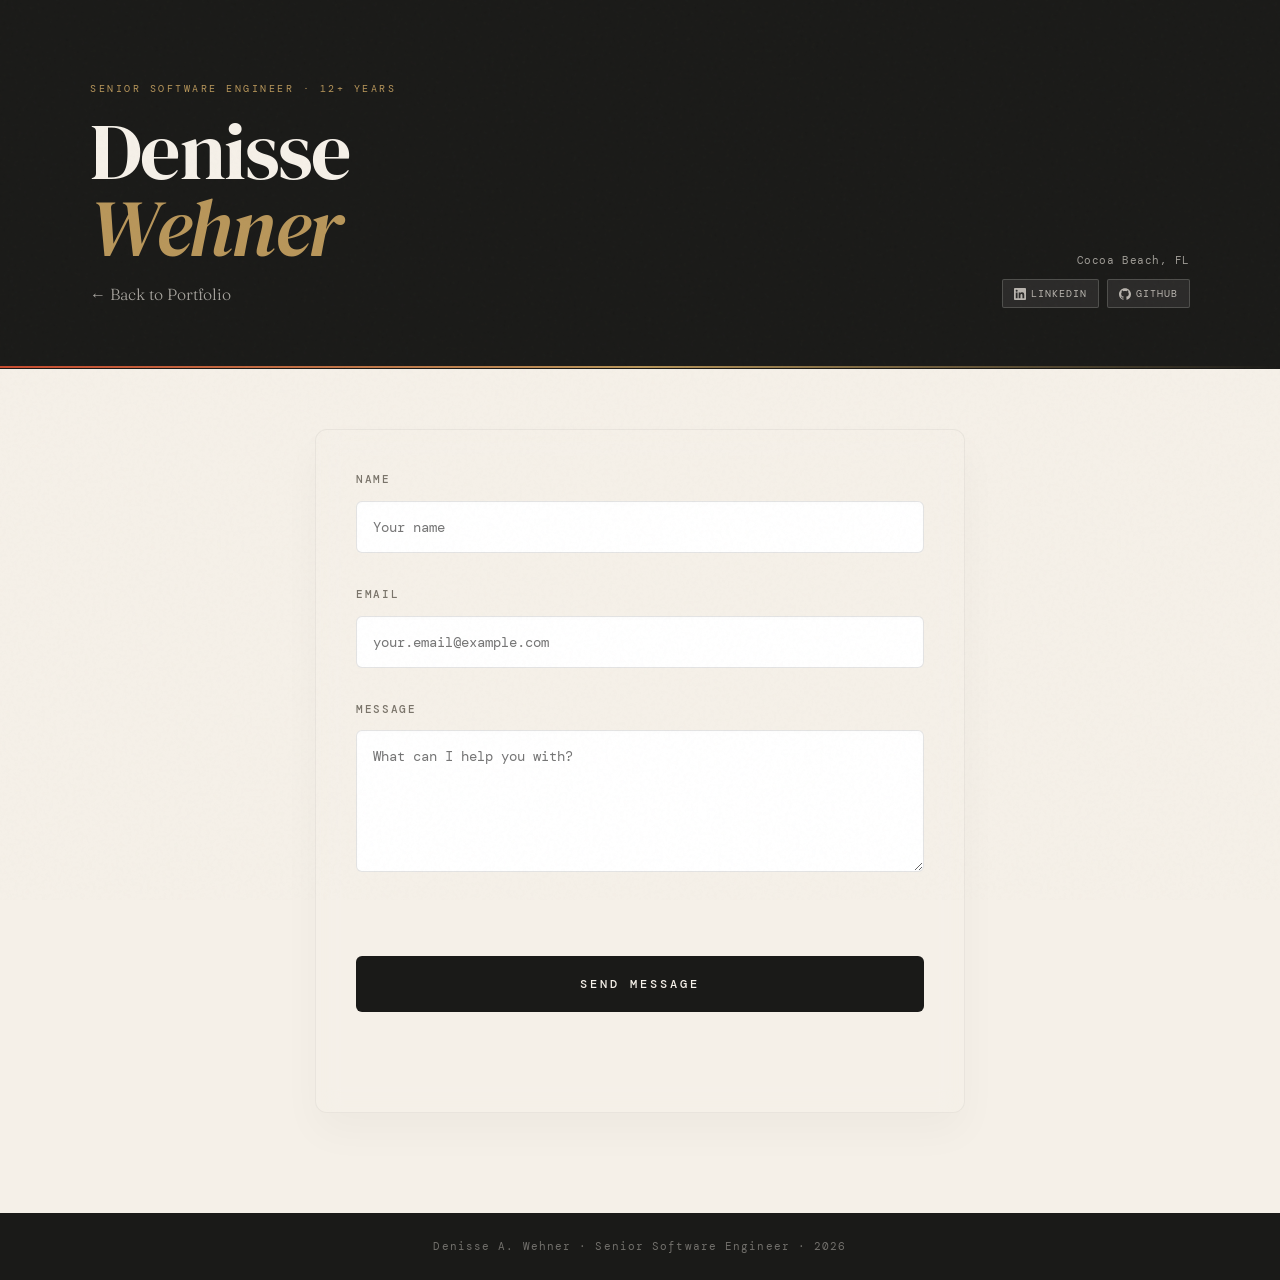
<file: contact.html>
<!DOCTYPE html>
<html lang="en">

<head>
  <meta charset="UTF-8" />
  <meta name="viewport" content="width=device-width, initial-scale=1.0" />
  <title>Contact — Denisse A. Wehner</title>
  <link
    href="https://fonts.googleapis.com/css2?family=DM+Serif+Display:ital@0;1&family=DM+Mono:wght@300;400;500&family=Fraunces:ital,wght@0,300;0,400;1,300&display=swap"
    rel="stylesheet" />
  <link rel="stylesheet" href="style.css" />
  <script src="https://www.google.com/recaptcha/api.js" async defer></script>
</head>

<body class="contact-page">

  <header>
    <div class="header-grid">
      <div>
        <div class="header-label">Senior Software Engineer · 12+ Years</div>
        <h1>Denisse<br><em>Wehner</em></h1>
        <p class="header-subtitle"><a href="index.html" style="color: inherit; text-decoration: none;">&larr; Back to
            Portfolio</a></p>
      </div>
      <div class="contact-block">
        <span>Cocoa Beach, FL</span>
        <div class="social-links">
          <a href="https://www.linkedin.com/in/denisse-cayetano/" target="_blank" rel="noopener">
            <svg width="12" height="12" viewBox="0 0 24 24" fill="currentColor">
              <path
                d="M20.447 20.452h-3.554v-5.569c0-1.328-.027-3.037-1.852-3.037-1.853 0-2.136 1.445-2.136 2.939v5.667H9.351V9h3.414v1.561h.046c.477-.9 1.637-1.85 3.37-1.85 3.601 0 4.267 2.37 4.267 5.455v6.286zM5.337 7.433a2.062 2.062 0 01-2.063-2.065 2.064 2.064 0 112.063 2.065zm1.782 13.019H3.555V9h3.564v11.452zM22.225 0H1.771C.792 0 0 .774 0 1.729v20.542C0 23.227.792 24 1.771 24h20.451C23.2 24 24 23.227 24 22.271V1.729C24 .774 23.2 0 22.222 0h.003z" />
            </svg>
            LinkedIn
          </a>
          <a href="https://github.com/denka" target="_blank" rel="noopener">
            <svg width="12" height="12" viewBox="0 0 24 24" fill="currentColor">
              <path
                d="M12 .297c-6.63 0-12 5.373-12 12 0 5.303 3.438 9.8 8.205 11.385.6.113.82-.258.82-.577 0-.285-.01-1.04-.015-2.04-3.338.724-4.042-1.61-4.042-1.61C4.422 18.07 3.633 17.7 3.633 17.7c-1.087-.744.084-.729.084-.729 1.205.084 1.838 1.236 1.838 1.236 1.07 1.835 2.809 1.305 3.495.998.108-.776.417-1.305.76-1.605-2.665-.3-5.466-1.332-5.466-5.93 0-1.31.465-2.38 1.235-3.22-.135-.303-.54-1.523.105-3.176 0 0 1.005-.322 3.3 1.23.96-.267 1.98-.399 3-.405 1.02.006 2.04.138 3 .405 2.28-1.552 3.285-1.23 3.285-1.23.645 1.653.24 2.873.12 3.176.765.84 1.23 1.91 1.23 3.22 0 4.61-2.805 5.625-5.475 5.92.42.36.81 1.096.81 2.22 0 1.606-.015 2.896-.015 3.286 0 .315.21.69.825.57C20.565 22.092 24 17.592 24 12.297c0-6.627-5.373-12-12-12" />
            </svg>
            GitHub
          </a>
        </div>
      </div>
    </div>
  </header>

  <div class="main-wrap">
    <div class="form-container">
      <form id="contact-form" class="contact-form">
        <div class="form-group">
          <label for="name">Name</label>
          <input type="text" id="name" name="name" required placeholder="Your name" />
        </div>

        <div class="form-group">
          <label for="email">Email</label>
          <input type="email" id="email" name="email" required placeholder="your.email@example.com" />
        </div>

        <div class="form-group">
          <label for="message">Message</label>
          <textarea id="message" name="message" rows="6" required placeholder="What can I help you with?"></textarea>
        </div>

        <div class="form-group recaptcha-wrapper">
          <div class="g-recaptcha" data-sitekey="6LeIxAcTAAAAAJcZVRqyHh71UMIEGNQ_MXjiZkhI"></div>
        </div>

        <button type="submit" class="submit-btn" id="submit-btn">
          <span>Send Message</span>
        </button>

        <div id="form-status" class="form-status"></div>
      </form>
    </div>
  </div>

  <footer>Denisse A. Wehner · Senior Software Engineer · 2026</footer>

  <script>
    const form = document.getElementById('contact-form');
    const status = document.getElementById('form-status');
    const submitBtn = document.getElementById('submit-btn');

    form.addEventListener('submit', async (e) => {
      e.preventDefault();

      const recaptchaResponse = grecaptcha.getResponse();

      if (!recaptchaResponse) {
        status.textContent = 'Please complete the reCAPTCHA verification.';
        status.className = 'form-status error';
        return;
      }

      submitBtn.disabled = true;
      submitBtn.querySelector('span').textContent = 'Sending...';

      // Simulate form submission
      setTimeout(() => {
        status.textContent = 'Thank you! Your message has been sent (simulated).';
        status.className = 'form-status success';
        form.reset();
        grecaptcha.reset();
        submitBtn.disabled = false;
        submitBtn.querySelector('span').textContent = 'Send Message';
      }, 1500);
    });
  </script>
</body>

</html>
</file>
<file: style.css>
*,
*::before,
*::after {
  box-sizing: border-box;
  margin: 0;
  padding: 0;
}

:root {
  --ink: #1a1a18;
  --cream: #f5f0e8;
  --warm: #e8e0d0;
  --accent: #c84b2f;
  --gold: #b8965a;
  --muted: #7a746a;
  --line: rgba(26, 26, 24, 0.12);
}

html {
  scroll-behavior: smooth;
}

body {
  background: var(--cream);
  color: var(--ink);
  font-family: 'DM Mono', monospace;
  font-size: 15px;
  line-height: 1.7;
  min-height: 100vh;
  overflow-x: hidden;
}

/* Grain overlay */
body::before {
  content: '';
  position: fixed;
  inset: 0;
  background-image: url("data:image/svg+xml,%3Csvg viewBox='0 0 256 256' xmlns='http://www.w3.org/2000/svg'%3E%3Cfilter id='noise'%3E%3CfeTurbulence type='fractalNoise' baseFrequency='0.9' numOctaves='4' stitchTiles='stitch'/%3E%3C/filter%3E%3Crect width='100%25' height='100%25' filter='url(%23noise)' opacity='0.04'/%3E%3C/svg%3E");
  pointer-events: none;
  z-index: 1000;
  opacity: 0.5;
}

/* ── HEADER ── */
header {
  position: relative;
  padding: 80px 60px 60px;
  border-bottom: 1px solid var(--line);
  overflow: hidden;
  background: var(--ink);
  color: var(--cream);
}

header::after {
  content: '';
  position: absolute;
  bottom: -1px;
  left: 0;
  right: 0;
  height: 3px;
  background: linear-gradient(90deg, var(--accent) 0%, var(--gold) 50%, transparent 100%);
}

.header-grid {
  display: grid;
  grid-template-columns: 1fr auto;
  gap: 40px;
  align-items: end;
  max-width: 1100px;
  margin: 0 auto;
}

.header-label {
  font-family: 'DM Mono', monospace;
  font-size: 10px;
  letter-spacing: 0.25em;
  text-transform: uppercase;
  color: var(--gold);
  margin-bottom: 16px;
  opacity: 0;
  animation: fadeUp 0.6s ease forwards 0.1s;
}

h1 {
  font-family: 'DM Serif Display', serif;
  font-size: clamp(42px, 7vw, 80px);
  font-weight: 400;
  line-height: 0.95;
  letter-spacing: -0.02em;
  color: var(--cream);
  opacity: 0;
  animation: fadeUp 0.7s ease forwards 0.2s;
}

h1 em {
  font-style: italic;
  color: var(--gold);
}

.header-subtitle {
  font-family: 'Fraunces', serif;
  font-size: 16px;
  font-weight: 300;
  color: rgba(245, 240, 232, 0.65);
  margin-top: 16px;
  opacity: 0;
  animation: fadeUp 0.7s ease forwards 0.35s;
}

.contact-block {
  text-align: right;
  opacity: 0;
  animation: fadeUp 0.7s ease forwards 0.4s;
}

.contact-block a,
.contact-block span {
  display: block;
  font-size: 11px;
  color: rgba(245, 240, 232, 0.6);
  text-decoration: none;
  letter-spacing: 0.05em;
  margin-bottom: 4px;
  transition: color 0.2s;
}

.contact-block a:hover {
  color: var(--gold);
}

/* ── LAYOUT ── */
.main-wrap {
  max-width: 1100px;
  margin: 0 auto;
  padding: 0 60px 100px;
}

.two-col {
  display: grid;
  grid-template-columns: 1fr 320px;
  gap: 60px;
  margin-top: 60px;
}

/* ── SECTIONS ── */
.section {
  margin-bottom: 52px;
}

.section-label {
  font-size: 13px;
  letter-spacing: 0.25em;
  text-transform: uppercase;
  color: var(--accent);
  margin-bottom: 20px;
  display: flex;
  align-items: center;
  gap: 12px;
}

.section-label::after {
  content: '';
  flex: 1;
  height: 1px;
  background: var(--line);
}

/* ── SUMMARY ── */
.summary-text {
  font-family: 'Fraunces', serif;
  font-size: 17px;
  font-weight: 300;
  line-height: 1.75;
  color: var(--ink);
  border-left: 2px solid var(--gold);
  padding-left: 20px;
}

/* ── EXPERIENCE ── */
.job {
  padding: 24px 0;
  border-bottom: 1px solid var(--line);
  opacity: 0;
  transform: translateY(16px);
  transition: opacity 0.5s ease, transform 0.5s ease;
}

.job.visible {
  opacity: 1;
  transform: translateY(0);
}

.job-header {
  display: flex;
  justify-content: space-between;
  align-items: baseline;
  gap: 16px;
  flex-wrap: wrap;
  margin-bottom: 4px;
}

.job-title {
  font-family: 'DM Serif Display', serif;
  font-size: 18px;
  font-weight: 400;
  letter-spacing: -0.01em;
}

.job-period {
  font-size: 12px;
  letter-spacing: 0.1em;
  color: var(--muted);
  white-space: nowrap;
}

.job-company {
  font-size: 13px;
  color: var(--accent);
  letter-spacing: 0.08em;
  text-transform: uppercase;
  margin-bottom: 12px;
}

.job-location {
  color: var(--muted);
  font-weight: 300;
}

.job-bullets {
  list-style: none;
  padding: 0;
}

.job-bullets li {
  padding: 4px 0 4px 18px;
  position: relative;
  color: #3a3a38;
  font-size: 14.5px;
  line-height: 1.6;
}

.job-bullets li::before {
  content: '—';
  position: absolute;
  left: 0;
  color: var(--gold);
  font-size: 12px;
}

.bullet-lead {
  font-weight: 500;
  color: var(--ink);
}

.social-links {
  display: flex;
  gap: 8px;
  justify-content: flex-end;
  margin-top: 10px;
  flex-wrap: wrap;
}

.social-links a {
  display: inline-flex !important;
  align-items: center;
  gap: 5px;
  background: rgba(245, 240, 232, 0.08);
  border: 1px solid rgba(245, 240, 232, 0.18);
  padding: 5px 11px;
  border-radius: 2px;
  font-size: 10px !important;
  letter-spacing: 0.1em;
  text-transform: uppercase;
  color: rgba(245, 240, 232, 0.7) !important;
  transition: all 0.2s !important;
  margin-bottom: 0 !important;
  text-decoration: none;
}

.social-links a:hover {
  background: rgba(184, 150, 90, 0.2) !important;
  border-color: var(--gold) !important;
  color: var(--gold) !important;
}

/* ── SIDEBAR ── */
.sidebar .section {
  margin-bottom: 40px;
}

.skill-group {
  margin-bottom: 16px;
}

.skill-group-name {
  font-size: 10px;
  letter-spacing: 0.15em;
  text-transform: uppercase;
  color: var(--muted);
  margin-bottom: 8px;
}

.skill-tags {
  display: flex;
  flex-wrap: wrap;
  gap: 6px;
}

.tag {
  background: var(--warm);
  border: 1px solid var(--line);
  padding: 4px 10px;
  font-size: 11px;
  letter-spacing: 0.03em;
  border-radius: 2px;
  transition: background 0.2s, border-color 0.2s;
}

.tag:hover {
  background: var(--ink);
  color: var(--cream);
  border-color: var(--ink);
}

.tag.highlight {
  background: var(--accent);
  color: white;
  border-color: var(--accent);
}

/* ── EDUCATION ── */
.edu-item {
  margin-bottom: 20px;
}

.edu-degree {
  font-family: 'DM Serif Display', serif;
  font-size: 15px;
  font-weight: 400;
  line-height: 1.3;
}

.edu-school {
  font-size: 11px;
  color: var(--muted);
  margin-top: 2px;
}

.edu-year {
  font-size: 10px;
  color: var(--gold);
  margin-top: 2px;
  letter-spacing: 0.1em;
}

/* ── AWARDS ── */
.award-item {
  padding: 10px 0;
  border-bottom: 1px solid var(--line);
  font-size: 12px;
}

.award-item:last-child {
  border-bottom: none;
}

.award-title {
  font-weight: 500;
  color: var(--ink);
}

.award-detail {
  font-size: 11px;
  color: var(--muted);
  margin-top: 2px;
}

/* ── SPEAKING ── */
.speak-item {
  font-size: 12px;
  padding: 8px 0;
  border-bottom: 1px solid var(--line);
}

.speak-item:last-child {
  border-bottom: none;
}

/* ── FOOTER ── */
footer {
  background: var(--ink);
  color: rgba(245, 240, 232, 0.4);
  text-align: center;
  padding: 24px;
  font-size: 11px;
  letter-spacing: 0.1em;
}

/* ── ANIMATIONS ── */
@keyframes fadeUp {
  from {
    opacity: 0;
    transform: translateY(20px);
  }

  to {
    opacity: 1;
    transform: translateY(0);
  }
}

/* ── RESPONSIVE ── */
@media (max-width: 800px) {
  header {
    padding: 50px 24px 40px;
  }

  .header-grid {
    grid-template-columns: 1fr;
  }

  .contact-block {
    text-align: left;
  }

  .main-wrap {
    padding: 0 24px 80px;
  }

  .two-col {
    grid-template-columns: 1fr;
    gap: 0;
  }
}

/* ── ACTIVITY FEED ── */
.activity-feed {
  display: flex;
  flex-direction: column;
  margin-top: 12px;
}

.activity-item {
  padding: 10px 0;
  border-bottom: 1px solid var(--line);
  display: flex;
  justify-content: space-between;
  align-items: flex-start;
  gap: 16px;
}

.activity-item:last-child {
  border-bottom: none;
}

.activity-title {
  font-size: 12px;
  color: var(--ink);
  line-height: 1.5;
  flex: 1;
}

.activity-repo {
  color: var(--accent);
  font-weight: 500;
}

.activity-date {
  font-size: 10px;
  color: var(--muted);
  white-space: nowrap;
  margin-top: 3px;
}

.loading-state,
.empty-state,
.error-state {
  font-size: 11px;
  color: var(--muted);
  font-style: italic;
  padding: 8px 0;
}

/* ── CONTRIBUTIONS GRAPH ── */
.contributions-container {
  margin-top: 12px;
  background: rgba(26, 26, 24, 0.03);
  padding: 12px;
  border-radius: 4px;
  border: 1px solid var(--line);
  overflow: hidden;
}

.contributions-container img {
  display: block;
  width: 100%;
  height: auto;
  filter: contrast(1.1) brightness(0.95);
  mix-blend-mode: multiply;
}

.form-container {
  max-width: 650px;
  margin: 60px auto 0;
  background: rgba(245, 240, 232, 0.4);
  backdrop-filter: blur(12px);
  -webkit-backdrop-filter: blur(12px);
  border: 1px solid rgba(26, 26, 24, 0.05);
  padding: 40px;
  border-radius: 12px;
  box-shadow: 0 20px 40px rgba(0, 0, 0, 0.03);
}

.contact-form {
  display: flex;
  flex-direction: column;
  gap: 32px;
}

.form-group {
  display: flex;
  flex-direction: column;
  gap: 12px;
}

.form-group label {
  font-size: 11px;
  letter-spacing: 0.15em;
  text-transform: uppercase;
  color: var(--muted);
  font-weight: 500;
}

.form-group input,
.form-group textarea {
  background: white;
  border: 1.5px solid var(--line);
  padding: 16px;
  font-family: 'DM Mono', monospace;
  font-size: 14px;
  color: var(--ink);
  border-radius: 6px;
  transition: all 0.3s cubic-bezier(0.4, 0, 0.2, 1);
  box-shadow: inset 0 2px 4px rgba(0, 0, 0, 0.01);
}

.form-group input:focus,
.form-group textarea:focus {
  outline: none;
  border-color: var(--accent);
  box-shadow: 0 0 0 4px rgba(200, 75, 47, 0.1);
  transform: translateY(-1px);
}

.recaptcha-wrapper {
  display: flex;
  justify-content: center;
  padding: 10px 0;
}

.submit-btn {
  background: var(--ink);
  color: var(--cream);
  border: none;
  padding: 20px;
  font-family: 'DM Mono', monospace;
  font-size: 12px;
  letter-spacing: 0.25em;
  text-transform: uppercase;
  cursor: pointer;
  transition: all 0.4s cubic-bezier(0.175, 0.885, 0.32, 1.275);
  border-radius: 6px;
  font-weight: 500;
  position: relative;
  overflow: hidden;
}

.submit-btn::before {
  content: '';
  position: absolute;
  top: 0;
  left: -100%;
  width: 100%;
  height: 100%;
  background: linear-gradient(90deg, transparent, rgba(255, 255, 255, 0.1), transparent);
  transition: 0.5s;
}

.submit-btn:hover {
  background: var(--accent);
  transform: translateY(-3px);
  box-shadow: 0 10px 20px rgba(200, 75, 47, 0.3);
}

.submit-btn:hover::before {
  left: 100%;
}

.submit-btn:active {
  transform: translateY(-1px);
}

.submit-btn:disabled {
  opacity: 0.5;
  cursor: not-allowed;
  transform: none !important;
  box-shadow: none !important;
}

.form-status {
  font-size: 12px;
  text-align: center;
  padding: 14px;
  border-radius: 6px;
  animation: fadeIn 0.3s ease;
}

@keyframes fadeIn {
  from {
    opacity: 0;
    transform: translateY(5px);
  }

  to {
    opacity: 1;
    transform: translateY(0);
  }
}

.form-status.error {
  color: var(--accent);
  background: rgba(200, 75, 47, 0.08);
  border: 1px solid rgba(200, 75, 47, 0.2);
}

.form-status.success {
  color: #1b4332;
  background: rgba(45, 106, 79, 0.1);
  border: 1px solid rgba(45, 106, 79, 0.2);
}

@media (max-width: 800px) {
  .form-container {
    margin: 40px 20px;
    padding: 30px 20px;
  }
}
</file>
